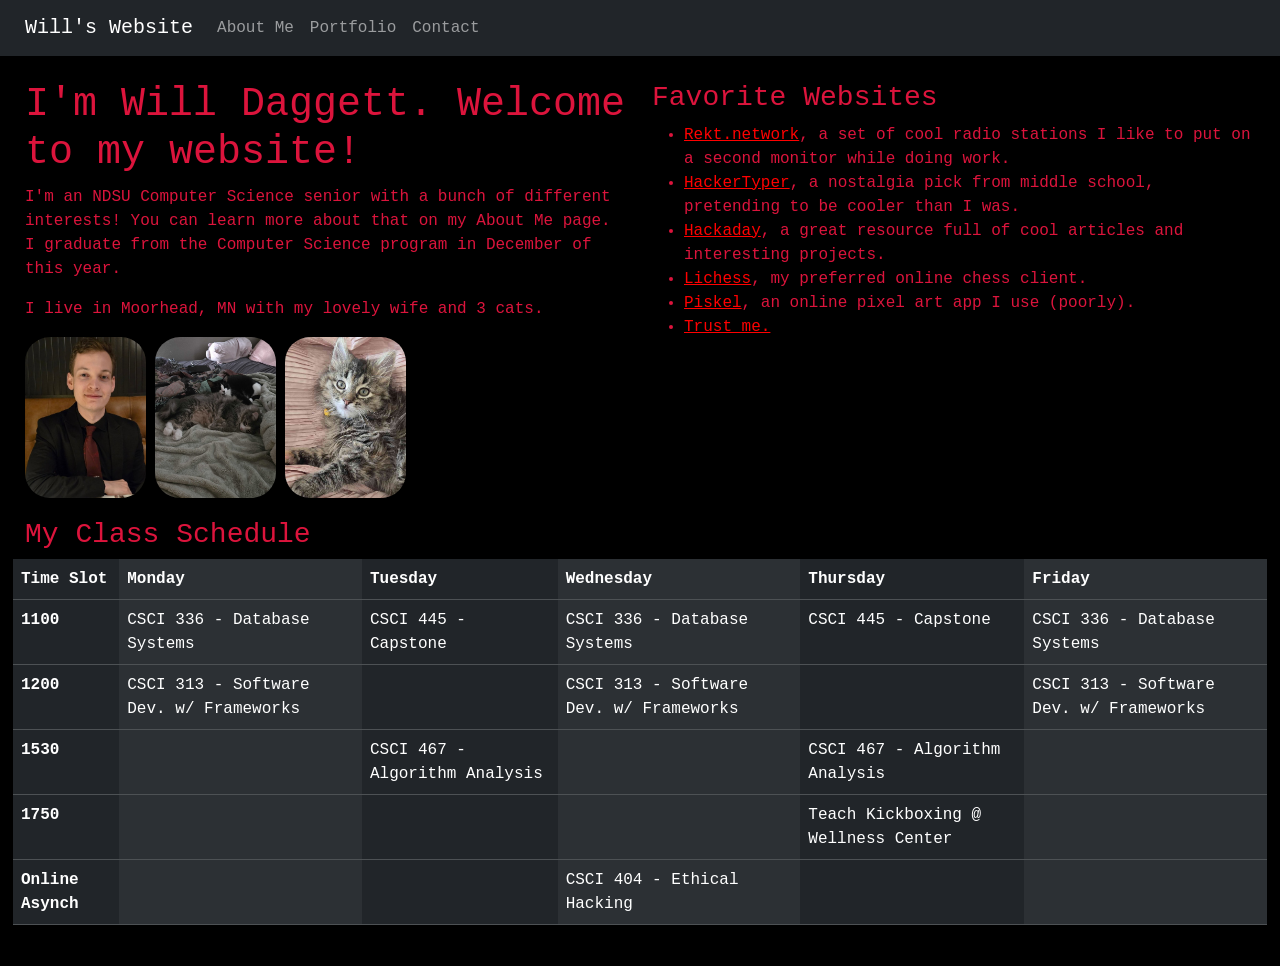
<file: index.html>
<!DOCTYPE html>
<html lang="en">

<!-- Page header sets the title and imports relevant stylesheets -->
<head>
    <meta charset="UTF-8">
    <meta name="viewport" content="width=device-width, initial-scale=1.0">
    <title>Will's Website</title>
    <link href="https://cdn.jsdelivr.net/npm/bootstrap@5.3.8/dist/css/bootstrap.min.css" rel="stylesheet" integrity="sha384-sRIl4kxILFvY47J16cr9ZwB07vP4J8+LH7qKQnuqkuIAvNWLzeN8tE5YBujZqJLB" crossorigin="anonymous">
    <link rel="stylesheet" href="style.css">
</head>


<nav class="navbar navbar-expand-lg navbar-dark bg-dark">
    <!-- Override container-fluid class with custom padding to improve appearance -->
    <div class="container-fluid" style="padding-left: 5; padding-bottom: 0;padding-top: 0;">
        <a class="navbar-brand" href="index.html">Will's Website</a>
        <button class="navbar-toggler" type="button" data-bs-toggle="collapse" data-bs-target="#navbarSupportedContent" aria-controls="navbarSupportedContent" aria-expanded="false" aria-label="Toggle navigation">
        <span class="navbar-toggler-icon"></span>
    </button>
    <div class="collapse navbar-collapse" id="navbarSupportedContent">
      <ul class="navbar-nav me-auto mb-2 mb-lg-0">
        <li class="nav-item">
          <a class="nav-link" href="aboutme.html">About Me</a>
        </li>
        <li class="nav-item">
          <a class="nav-link" href="portfolio.html">Portfolio</a>
        </li>
        <li class="nav-item">
          <a class="nav-link" href="contact.html">Contact</a>
        </li>   
      </ul>
    </div>
  </div>
</nav>

<body>
    <div class="container-fluid" style="grid-template-columns: auto;">
        <div class="row">
            <div class="col">
                <h1>I'm Will Daggett. Welcome to my website!</h1>
                <p>I'm an NDSU Computer Science senior with a bunch of different interests! You can learn more about that on my About Me page.<br> I graduate from the Computer Science program in December of this year.</p>
                <p>I live in Moorhead, MN with my lovely wife and 3 cats. </p>
                <img src="./images/497400706_18290823766301223_9017003304101195625_n.jpg" style="max-width: 20%; height: auto; margin-left: auto;">
                <img src="images/boys.jpg" style="max-width: 20%; height: auto; margin-left: auto;" alt="">
                <img src="images/tiamat.jpg" style="max-width: 20%; height: auto; margin-left: auto;" alt="">
            </div>

            <div class="col">
                <h3>Favorite Websites</h3>
                <ul>
                    <li><a href="https://rekt.network">Rekt.network</a>, a set of cool radio stations I like to put on a second monitor while doing work.</li>
                    <li><a href="https://hackertyper.net/">HackerTyper</a>, a nostalgia pick from middle school, pretending to be cooler than I was.</li>
                    <li><a href="https://hackaday.com">Hackaday</a>, a great resource full of cool articles and interesting projects.</li>
                    <li><a href="https://lichess.org/">Lichess</a>, my preferred online chess client.</li>
                    <li><a href="https://www.piskelapp.com/">Piskel</a>, an online pixel art app I use (poorly).</li>
                    <li><a href="https://matias.me/nsfw">Trust me.</a></li>
                </ul>
            </div>
        </div>

        <div class="row table-responsive">
            <h3>My Class Schedule</h3>
            <table class="table table-striped-columns table-dark">

            <thead>
                <tr>
                <th scope="col">Time Slot</th>
                <th scope="col">Monday</th>
                <th scope="col">Tuesday</th>
                <th scope="col">Wednesday</th>
                <th scope="col">Thursday</th>
                <th scope="col">Friday</th>
                </tr>
            </thead>
            
            <tbody>

                <tr>
                <th scope="row">1100</th>
                <td>CSCI 336 - Database Systems</td>
                <td>CSCI 445 - Capstone</td>
                <td>CSCI 336 - Database Systems</td>
                <td>CSCI 445 - Capstone</td>
                <td>CSCI 336 - Database Systems</td>
                </tr>

                <tr>
                <th scope="row">1200</th>
                <td>CSCI 313 - Software Dev. w/ Frameworks</td>
                <td></td>
                <td>CSCI 313 - Software Dev. w/ Frameworks</td>
                <td></td>
                <td>CSCI 313 - Software Dev. w/ Frameworks</td>
                </tr>

                <tr>
                <th scope="row">1530</th>
                <td></td>
                <td>CSCI 467 - Algorithm Analysis</td>
                <td></td>
                <td>CSCI 467 - Algorithm Analysis</td>
                <td></td>
                </tr>
                
                <tr>
                <th scope="row">1750</th>
                <td></td>
                <td></td>
                <td></td>
                <td>Teach Kickboxing @ Wellness Center</td>
                <td></td>
                </tr>

                <tr>
                <th scope="row">Online Asynch</th>
                <td></td>
                <td></td>
                <td>CSCI 404 - Ethical Hacking</td>
                <td></td>
                <td></td>
                </tr>
                
            </tbody>

            </table>
        </div>
    </div>
    <script src="https://cdn.jsdelivr.net/npm/bootstrap@5.3.8/dist/js/bootstrap.bundle.min.js" integrity="sha384-FKyoEForCGlyvwx9Hj09JcYn3nv7wiPVlz7YYwJrWVcXK/BmnVDxM+D2scQbITxI" crossorigin="anonymous"></script>
</body>
</html>
</file>
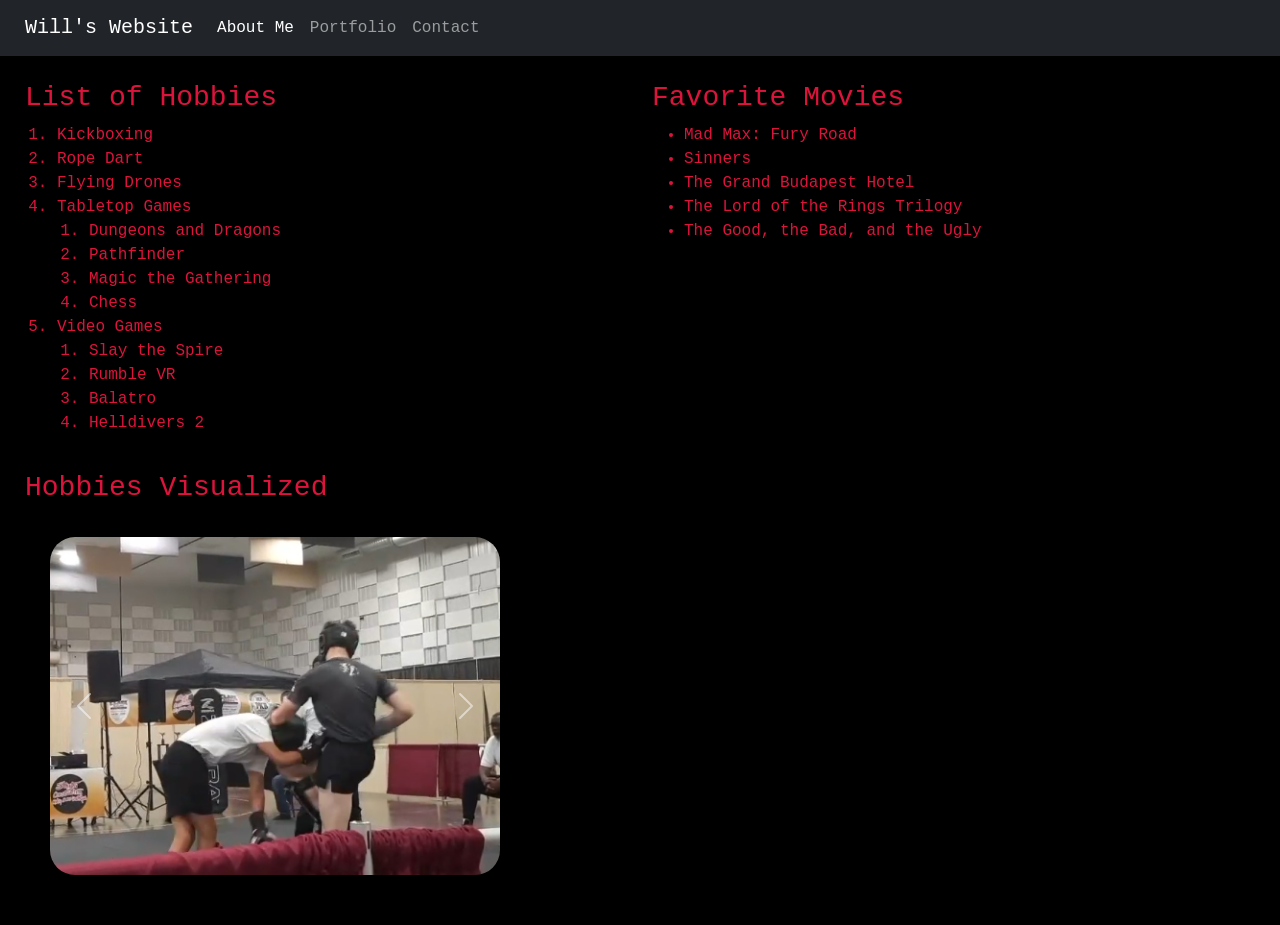
<file: aboutme.html>
<!DOCTYPE html>
<html>

<!-- Page header sets the title and imports relevant stylesheets -->
<head>
    <meta charset="UTF-8">
    <meta name="viewport" content="width=device-width, initial-scale=1.0">
    <title>About Will</title>
    <link href="https://cdn.jsdelivr.net/npm/bootstrap@5.3.8/dist/css/bootstrap.min.css" rel="stylesheet" integrity="sha384-sRIl4kxILFvY47J16cr9ZwB07vP4J8+LH7qKQnuqkuIAvNWLzeN8tE5YBujZqJLB" crossorigin="anonymous">
    <link rel="stylesheet" href="style.css">
</head>

<nav class="navbar navbar-expand-lg navbar-dark bg-dark">
  <!-- Override container-fluid class with custom padding to improve appearance -->
  <div class="container-fluid" style="padding-left: 5; padding-bottom: 0;padding-top: 0;">
    <a class="navbar-brand" href="index.html">Will's Website</a>
    <button class="navbar-toggler" type="button" data-bs-toggle="collapse" data-bs-target="#navbarSupportedContent" aria-controls="navbarSupportedContent" aria-expanded="false" aria-label="Toggle navigation">
      <span class="navbar-toggler-icon"></span>
    </button>
    <div class="collapse navbar-collapse" id="navbarSupportedContent">
      <ul class="navbar-nav me-auto mb-2 mb-lg-0">
        <li class="nav-item">
          <a class="nav-link active" aria-current="page" href="#">About Me</a>
        </li>
        <li class="nav-item">
          <a class="nav-link" href="portfolio.html">Portfolio</a>
        </li>
        <li class="nav-item">
          <a class="nav-link" href="contact.html">Contact</a>
        </li>   
      </ul>
    </div>
  </div>
</nav>

<body>
  <div class="container-fluid" style="grid-template-columns: auto;">
    <div class="row">
      <div class="col">
        <h3>List of Hobbies</h3>
        <ol>
          <li>Kickboxing</li>
          <li>Rope Dart</li>
          <li>Flying Drones</li>
          <li>Tabletop Games
              <ol>
                  <li>Dungeons and Dragons</li>
                  <li>Pathfinder</li>
                  <li>Magic the Gathering</li>
                  <li>Chess</li>
              </ol>
          </li>
          <li>Video Games
              <ol>
                  <li>Slay the Spire</li>
                  <li>Rumble VR</li>
                  <li>Balatro</li>
                  <li>Helldivers 2</li>
              </ol>
          </li>
        </ol>
      </div>

      <div class="col">
        <h3>Favorite Movies</h3>
        <ul>
          <li>Mad Max: Fury Road</li>
          <li>Sinners</li>
          <li>The Grand Budapest Hotel</li>
          <li>The Lord of the Rings Trilogy</li>
          <li>The Good, the Bad, and the Ugly</li>
        </ul>
      </div>
    </div>



    <div>

      <h3 style="text-align:start;">Hobbies Visualized</h3>
      <div class="container-fluid">
        <div id="hobbies" class="carousel slide" style="align-content: start; max-width: 450px;">
          <div class="carousel-inner">
            <!-- kickboxing.png has some strange behavior with the carousel. I think it has fewer pixels than the carousel would like as a minimum. -->
             <!-- Collection of carousel items -->
            <div class="carousel-item active">
              <img src="images/kickboxing.png" class="d-block w-100" alt="My opponent putting his face in front of my knee.">
            </div>
            <div class="carousel-item">
              <img src="images/fpvdrone.jpeg" class="d-block w-100" alt="A much nicer FPV drone than I have.">
            </div>
            <div class="carousel-item">
              <img src="images/ropedartpractice.png" class="d-block w-100" alt="A blurry photo of me smacking a heavy bag with my rope dart trainer.">
            </div>
            <div class="carousel-item">
              <img src="images/slaythespire.jpg" class="d-block w-100" alt="Art for Slay the Spire, one of the best games of all time.">
            </div>
            <div class="carousel-item">
              <img src="images/dnd.jpg" class="d-block w-100" alt="A Dungeons and Dragons battlemat in play.">
            </div>
          </div>
        
          <button class="carousel-control-prev" type="button" data-bs-target="#hobbies" data-bs-slide="prev">
            <span class="carousel-control-prev-icon" aria-hidden="true"></span>
            <span class="visually-hidden">Previous</span>
          </button>

          <button class="carousel-control-next" type="button" data-bs-target="#hobbies" data-bs-slide="next">
            <span class="carousel-control-next-icon" aria-hidden="true"></span>
            <span class="visually-hidden">Next</span>
          </button>
        </div>
      </div>
    </div>


    <script src="https://cdn.jsdelivr.net/npm/bootstrap@5.3.8/dist/js/bootstrap.bundle.min.js" integrity="sha384-FKyoEForCGlyvwx9Hj09JcYn3nv7wiPVlz7YYwJrWVcXK/BmnVDxM+D2scQbITxI" crossorigin="anonymous"></script>
  </div>
</body>


</html>
</file>
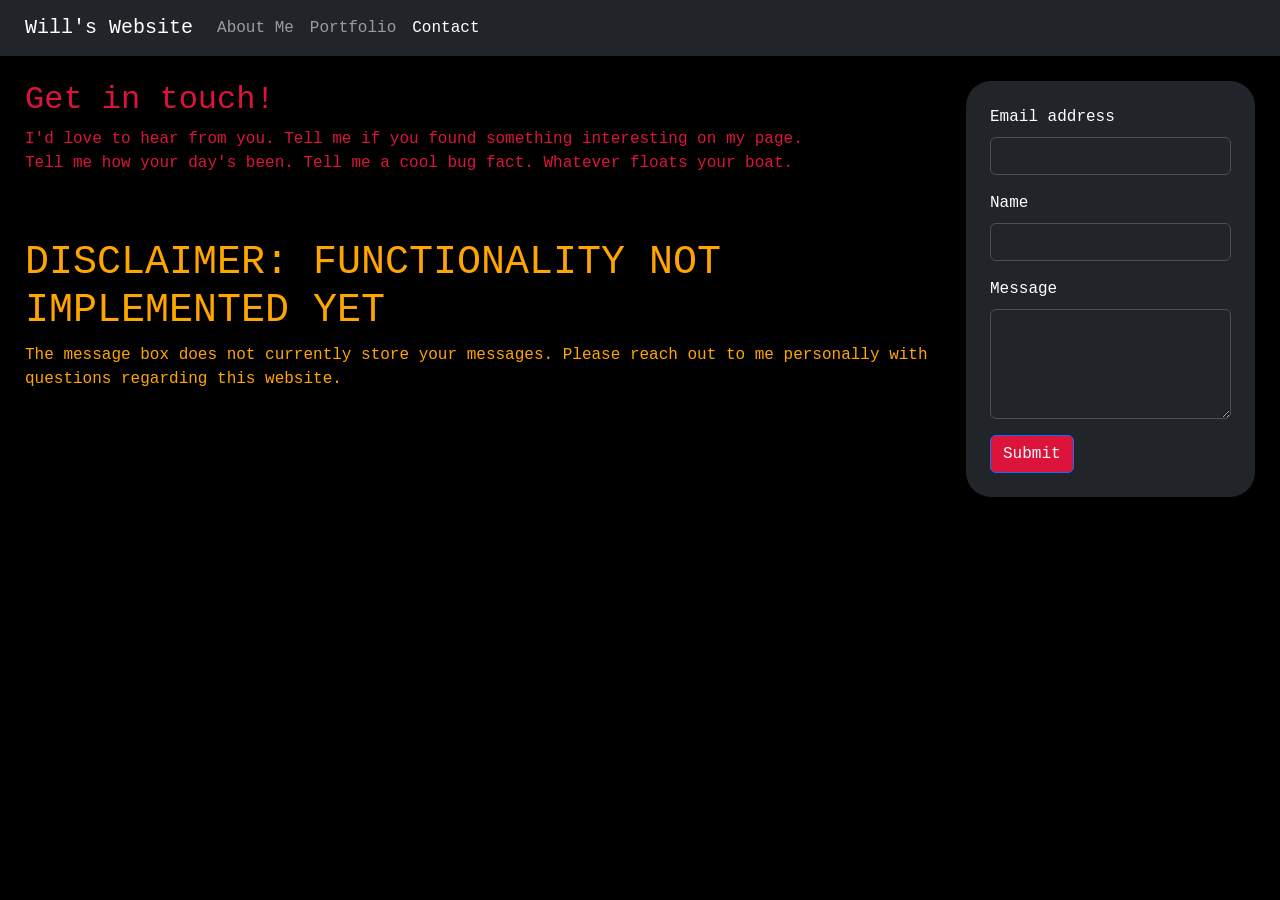
<file: contact.html>
<!DOCTYPE html>
<html>

<!-- Page header sets the title and imports relevant stylesheets -->
<head>
    <meta charset="UTF-8">
    <meta name="viewport" content="width=device-width, initial-scale=1.0">
    <title>Contact Will</title>
    <link href="https://cdn.jsdelivr.net/npm/bootstrap@5.3.8/dist/css/bootstrap.min.css" rel="stylesheet" integrity="sha384-sRIl4kxILFvY47J16cr9ZwB07vP4J8+LH7qKQnuqkuIAvNWLzeN8tE5YBujZqJLB" crossorigin="anonymous">
    <link rel="stylesheet" href="style.css">
</head>


<nav class="navbar navbar-expand-lg navbar-dark bg-dark">
  <!-- Override container-fluid class with custom padding to improve appearance -->
  <div class="container-fluid" style="padding-left: 5; padding-bottom: 0;padding-top: 0;">
    <a class="navbar-brand" href="index.html">Will's Website</a>
    <button class="navbar-toggler" type="button" data-bs-toggle="collapse" data-bs-target="#navbarSupportedContent" aria-controls="navbarSupportedContent" aria-expanded="false" aria-label="Toggle navigation">
      <span class="navbar-toggler-icon"></span>
    </button>
    <div class="collapse navbar-collapse" id="navbarSupportedContent">
      <ul class="navbar-nav me-auto mb-2 mb-lg-0">
        <li class="nav-item">
          <a class="nav-link" href="aboutme.html">About Me</a>
        </li>
        <li class="nav-item">
          <a class="nav-link" href="portfolio.html">Portfolio</a>
        </li>
        <li class="nav-item">
          <a class="nav-link active" aria-current="page" href="#">Contact</a>
        </li>   
      </ul>
    </div>
  </div>
</nav>

<body>
  <div class="container-fluid">
    <div>
      <h2>Get in touch!</h2>
      <p>I'd love to hear from you. Tell me if you found something interesting on my page.<br> Tell me how your day's been. Tell me a cool bug fact. Whatever floats your boat.</p>
      <br><br>
      <h1 style="color: orange;">DISCLAIMER: FUNCTIONALITY NOT IMPLEMENTED YET</h1>
      <p style="color: orange">The message box does not currently store your messages. Please reach out to me personally with questions regarding this website.</p>
    </div>

    <div data-bs-theme="dark" class="p-4 bg-dark" style="color:white; border-radius:25px;">
      <form>
        <div class="mb-3" >
          <label for="emailaddress" class="form-label">Email address</label>
          <input type="email" class="form-control" id="emailaddress">
        </div>
        <div class="mb-3">
          <label for="name" class="form-label">Name</label>
          <input type="text" class="form-control" id="name">
        </div>
        <div class="mb-3">
          <label for="msg" class="form-label">Message</label>
          <textarea class="form-control" id="msg" rows="4"></textarea>
        </div>
          <button type="submit" class="btn btn-primary">Submit</button>
      </form>
    </div>
  </div>
  <script src="https://cdn.jsdelivr.net/npm/bootstrap@5.3.8/dist/js/bootstrap.bundle.min.js" integrity="sha384-FKyoEForCGlyvwx9Hj09JcYn3nv7wiPVlz7YYwJrWVcXK/BmnVDxM+D2scQbITxI" crossorigin="anonymous"></script>
</body>


</html>
</file>
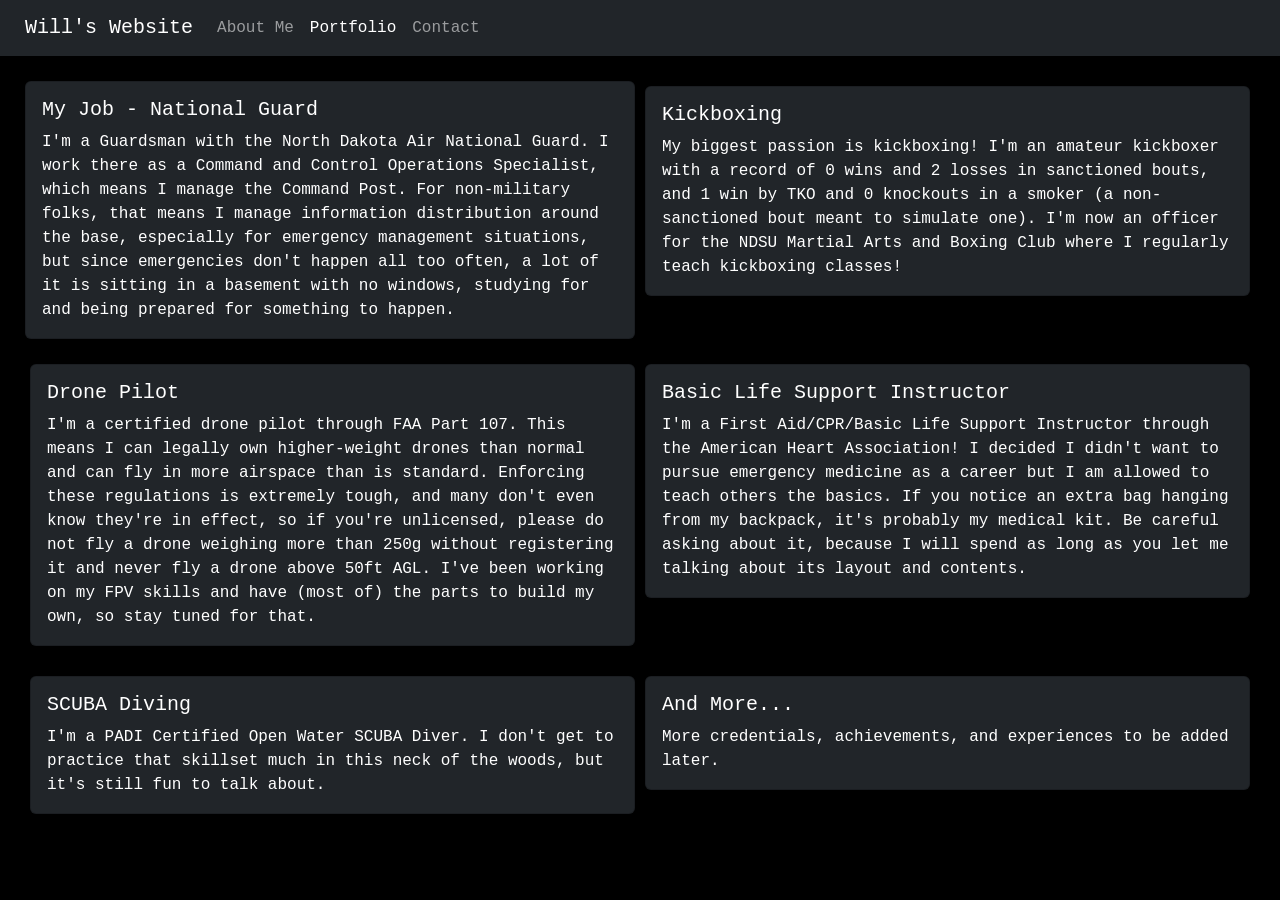
<file: portfolio.html>
<!DOCTYPE html>
<html>

<!-- Page header sets the title and imports relevant stylesheets -->
<head>
    <meta charset="UTF-8">
    <meta name="viewport" content="width=device-width, initial-scale=1.0">
    <title>Will's Portfolio</title>
    <link href="https://cdn.jsdelivr.net/npm/bootstrap@5.3.8/dist/css/bootstrap.min.css" rel="stylesheet" integrity="sha384-sRIl4kxILFvY47J16cr9ZwB07vP4J8+LH7qKQnuqkuIAvNWLzeN8tE5YBujZqJLB" crossorigin="anonymous">
    <link rel="stylesheet" href="style.css">
</head>

<nav class="navbar navbar-expand-lg navbar-dark bg-dark">
    <!-- Override container-fluid class with custom padding to improve appearance -->
    <div class="container-fluid" style="padding-left: 5; padding-bottom: 0;padding-top: 0;">
        <a class="navbar-brand" href="index.html">Will's Website</a>
        <button class="navbar-toggler" type="button" data-bs-toggle="collapse" data-bs-target="#navbarSupportedContent" aria-controls="navbarSupportedContent" aria-expanded="false" aria-label="Toggle navigation">
        <span class="navbar-toggler-icon"></span>
    </button>
    <div class="collapse navbar-collapse" id="navbarSupportedContent">
      <ul class="navbar-nav me-auto mb-2 mb-lg-0">
        <li class="nav-item">
          <a class="nav-link" href="aboutme.html">About Me</a>
        </li>
        <li class="nav-item">
          <a class="nav-link active" aria-current="page" href="portfolio.html">Portfolio</a>
        </li>
        <li class="nav-item">
          <a class="nav-link" href="contact.html">Contact</a>
        </li>   
      </ul>
    </div>
  </div>
</nav>

<body>
    <div class="container-fluid" style="grid-template-areas: none;">
        
        <div class="card bg-dark text-white" style="width: auto; height: max-content; margin-right: 5px;">
            <div class="card-body">
                <h5 class="card-title">My Job - National Guard</h5>
                <p class="card-text">I'm a Guardsman with the North Dakota Air National Guard. I work there as a Command and Control Operations Specialist, which means I manage the Command Post.
                For non-military folks, that means I manage information distribution around the base, especially for emergency management situations, but since emergencies 
                don't happen all too often, a lot of it is sitting in a basement with no windows, studying for and being prepared for something to happen.</p>
            </div>
        </div>

        <div class="card bg-dark text-white" style="width: auto; height: max-content; margin: 5px;">
            <div class="card-body">
                <h5 class="card-title">Kickboxing</h5>
                <p class="card-text">My biggest passion is kickboxing! I'm an amateur kickboxer with a record of 0 wins and 2 losses in sanctioned bouts, and 1 win by TKO and 0 knockouts in a smoker 
                    (a non-sanctioned bout meant to simulate one). I'm now an officer for the NDSU Martial Arts and Boxing Club where I regularly teach kickboxing classes!</p>
            </div>
        </div>

        <div class="card bg-dark text-white" style="width: auto; height: max-content; margin: 5px;">
            <div class="card-body">
                <h5 class="card-title">Drone Pilot</h5>
                <p class="card-text">   I'm a certified drone pilot through FAA Part 107. This means I can legally own higher-weight drones than normal and can fly in more airspace than is standard. 
                    Enforcing these regulations is extremely tough, and many don't even know they're in effect, so if you're unlicensed, please do not fly a drone weighing more 
                    than 250g without registering it and never fly a drone above 50ft AGL. I've been working on my FPV skills and have (most of) the parts to build my own, so 
                    stay tuned for that.</p>
            </div>
        </div>

        <div class="card bg-dark text-white" style="width: auto; height: max-content; margin: 5px;">
            <div class="card-body">
                <h5 class="card-title">Basic Life Support Instructor</h5>
                <p class="card-text">   I'm a First Aid/CPR/Basic Life Support Instructor through the American Heart Association! I decided I didn't want to pursue emergency medicine as a career but 
                    I am allowed to teach others the basics. If you notice an extra bag hanging from my backpack, it's probably my medical kit. Be careful asking about it, because 
                    I will spend as long as you let me talking about its layout and contents.</p>
            </div>
        </div>

        <div class="card bg-dark text-white" style="width: auto; height: max-content; margin: 5px;">
            <div class="card-body">
                <h5 class="card-title">SCUBA Diving</h5>
                <p class="card-text"> I'm a PADI Certified Open Water SCUBA Diver. I don't get to practice that skillset much in this neck of the woods, but it's still fun to talk about.</p>
            </div>
        </div>

        <div class="card bg-dark text-white" style="width: auto; height: max-content; margin: 5px;">
            <div class="card-body">
                <h5 class="card-title">And More...</h5>
                <p class="card-text"> More credentials, achievements, and experiences to be added later.</p>
            </div>
        </div>

    </div>
    <script src="https://cdn.jsdelivr.net/npm/bootstrap@5.3.8/dist/js/bootstrap.bundle.min.js" integrity="sha384-FKyoEForCGlyvwx9Hj09JcYn3nv7wiPVlz7YYwJrWVcXK/BmnVDxM+D2scQbITxI" crossorigin="anonymous"></script>
</body>
</html>
</file>
<file: style.css>
body {
    background-color: black;
    font-family: 'Lucida Console', 'Courier New', monospace;
    color: crimson
}
table {
    background-color: dimgray;
    
}
nav {
    
    background-color: dimgray;
}
a {
    color: red;
}
.btn-primary {
    background-color: crimson;
    --bs-btn-hover-bg: red;
}
.container-fluid {
    padding: 25px;
    display: grid;
    grid-template-columns: auto auto;
    row-gap: 20px;
}
img{
    border-radius: 25px;
}
</file>
